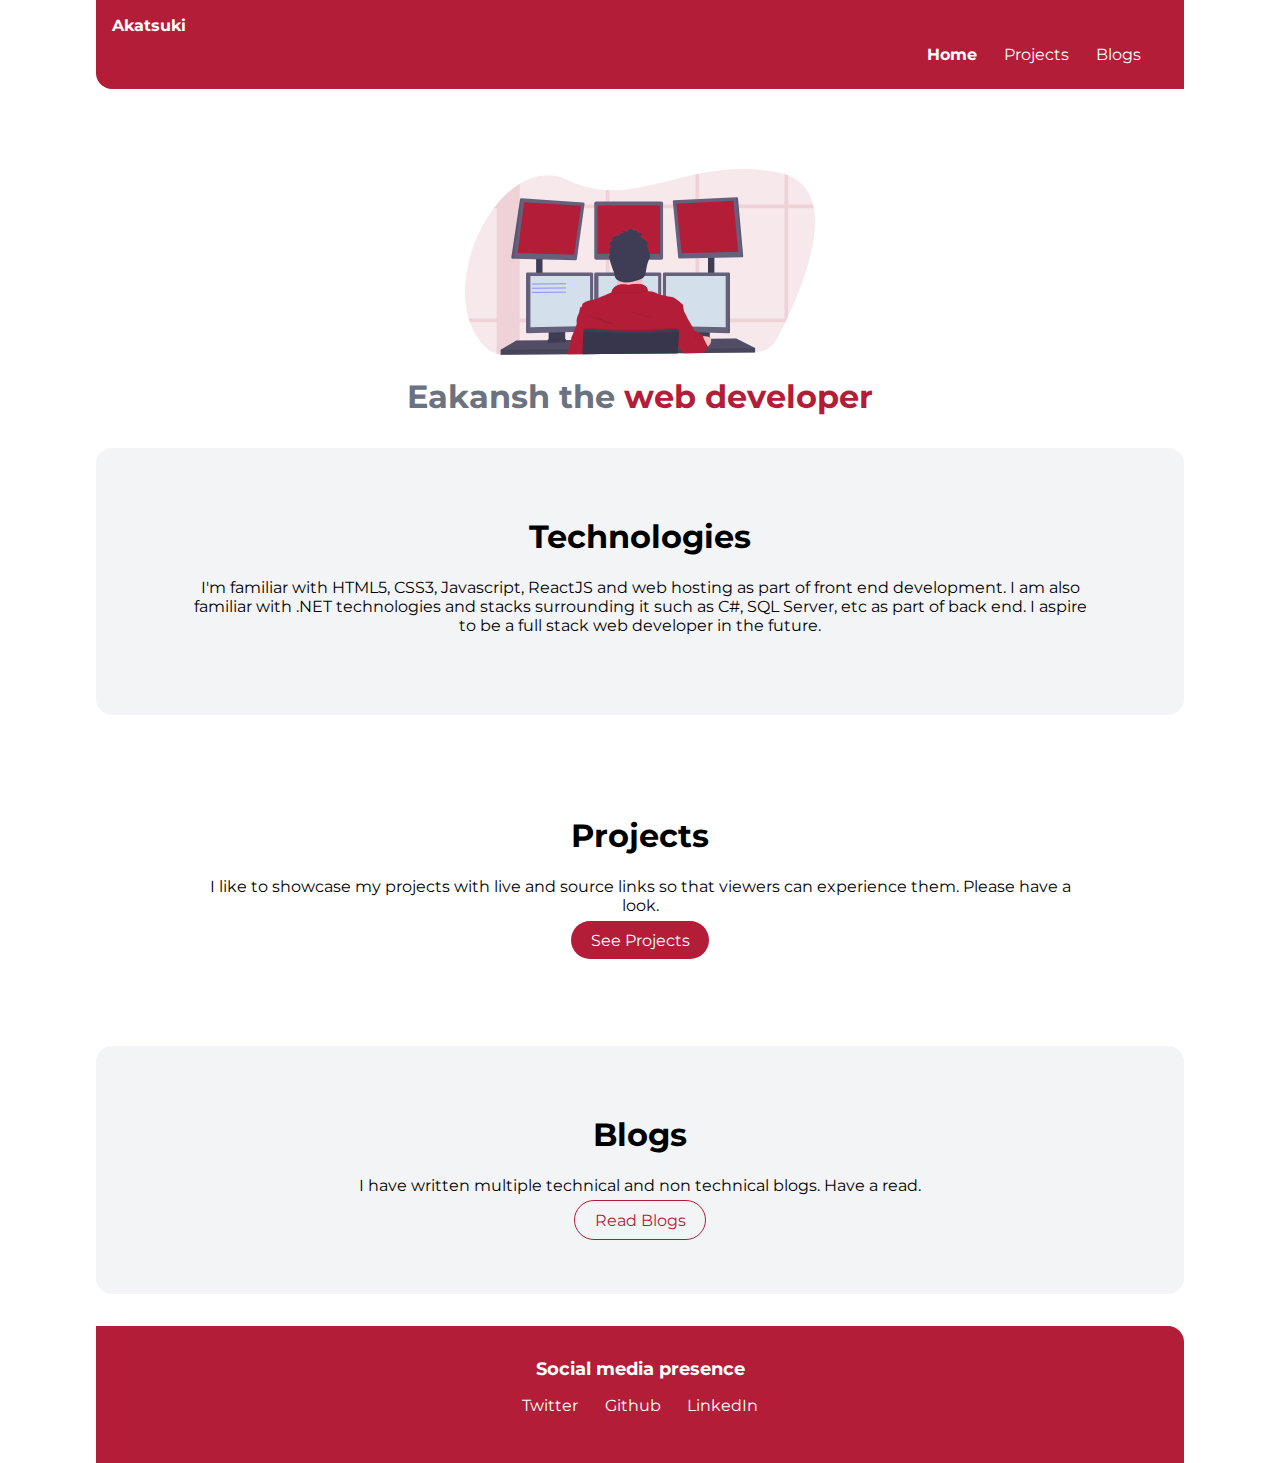
<file: index.html>
<!DOCTYPE html>
<html lang="en">
<head>
    <meta charset="UTF-8">
    <meta http-equiv="X-UA-Compatible" content="IE=edge">
    <meta name="viewport" content="width=device-width, initial-scale=1.0">
    <title>home - Eakansh</title>
    <link href="/style.css" rel="stylesheet">
</head>
<body>
    <nav class="navigation container">
        <div class="nav-brand">Akatsuki</div>
        <ul class="list-non-bullet nav-pills">
            <li class="list-items-inline">
                <a class="link link-active" href="/">
                    Home
                </a>
            </li>
            <li class="list-items-inline">
                <a class="link" href="/projects.html">
                    Projects
                </a>
            </li>
            <li class="list-items-inline">
                <a class="link" href="/blogs.html">
                    Blogs
                </a>
            </li>
        </ul>
    </nav>

    <!--Header-->
    <header class="hero">
        <img class="hero-img" src="/images/hero.svg" />
        <h1 class="hero-heading">Eakansh the <span class="heading-inverted">web developer</span></h1>
    </header>

    <!--Sections-->
    <section class="section ow">
        <div class="container container-center">
            <h1>Technologies</h1>
            <p>I'm familiar with HTML5, CSS3, Javascript, ReactJS and web hosting as part of front end development. 
                I am also familiar with .NET technologies and stacks surrounding it such as C#, SQL Server, etc as part of back end. 
                I aspire to be a full stack web developer in the future.
            </p>
        </div>
    </section>
    <section class="section">
        <div class="container container-center">
            <h1>Projects</h1>
            <p>I like to showcase my projects with live and source links so that viewers can experience them. Please have a look.</p>
                <a class="link primary-link" href="/projects.html">See Projects</a>
        </div>
    </section>
    <section class="section ow">
        <div class="container container-center">
            <h1>Blogs</h1>
            <p>I have written multiple technical and non technical blogs. Have a read.</p>
                <a class="link secondary-link" href="/blogs.html">Read Blogs</a>
        </div>
    </section>

    <footer class="footer">
        <div class="footer-header">Social media presence</div>
        <ul class="social-links list-non-bullet ">
            <li class="list-items-inline">
                <a class="link" href="https://twitter.com/eakaansh" target="_blank">Twitter</a>
            </li>
            <li class="list-items-inline">
                <a class="link" href="https://github.com/eakansh125" target="_blank">Github</a>
            </li>
            <li class="list-items-inline">
                <a class="link" href="https://www.linkedin.com/in/eakansh-s-81b22721/" target="_blank">LinkedIn</a>
            </li>
        </ul>
    </footer>
</body>
</html>
</file>
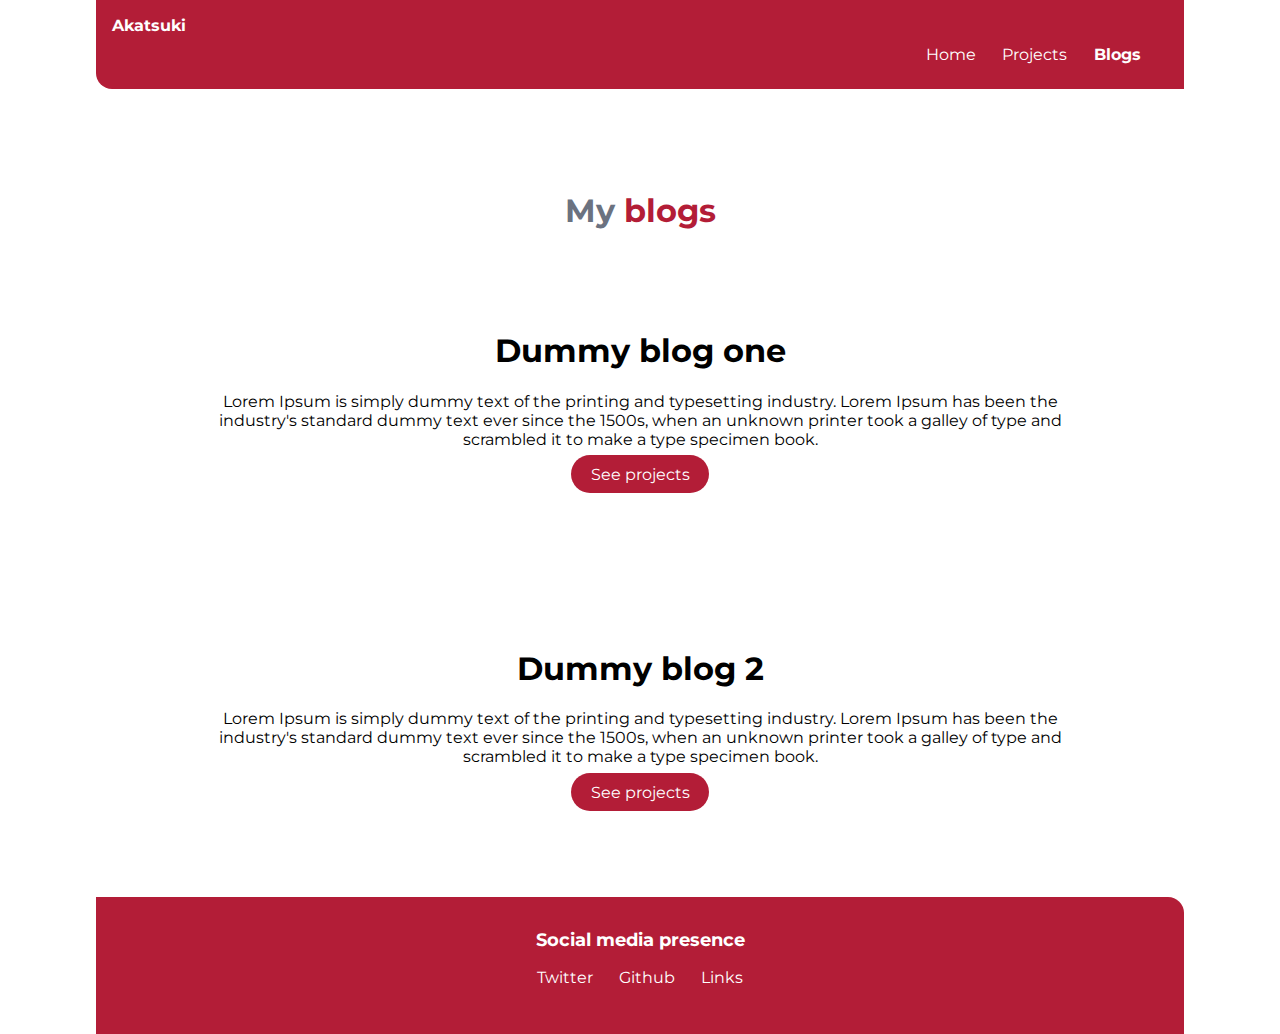
<file: blogs.html>
<!DOCTYPE html>
<html lang="en">
<head>
    <meta charset="UTF-8">
    <meta http-equiv="X-UA-Compatible" content="IE=edge">
    <meta name="viewport" content="width=device-width, initial-scale=1.0">
    <title>Blogs - Shikamaru Nara</title>
    <link href="/style.css" rel="stylesheet">
</head>
<body>
    <nav class="navigation container">
        <div class="nav-brand">Akatsuki</div>
        <ul class="list-non-bullet nav-pills">
            <li class="list-items-inline">
                <a class="link" href="/">
                    Home
                </a>
            </li>
            <li class="list-items-inline">
                <a class="link" href="/projects.html">
                    Projects
                </a>
            </li>
            <li class="list-items-inline">
                <a class="link link-active" href="/blogs.html">
                    Blogs
                </a>
            </li>
        </ul>
    </nav>
    <header class="hero">
        <h1 class="hero-heading">My 
        <span class="heading-inverted">blogs
        </span></h1>
    </header>

    <section class="section">
        <div class="container container-center">
            <h1>Dummy blog one</h1>
            <p>Lorem Ipsum is simply dummy text of the printing and typesetting industry. Lorem Ipsum has been the
                industry's standard
                dummy text ever since the 1500s, when an unknown printer took a galley of type and scrambled it to make
                a type specimen
                book.</p>
            <a class="link primary-link" href="/">See projects</a>
        </div>
    </section>

    <section class="section">
        <div class="container container-center">
            <h1>Dummy blog 2</h1>
            <p>Lorem Ipsum is simply dummy text of the printing and typesetting industry. Lorem Ipsum has been the
                industry's standard
                dummy text ever since the 1500s, when an unknown printer took a galley of type and scrambled it to make
                a type specimen
                book.</p>
            <a class="link primary-link" href="/">See projects</a>
        </div>
    </section>

    <footer class="footer">
        <div class="footer-header">Social media presence</div>
        <ul class="social-links list-non-bullet ">
            <li class="list-items-inline">
                <a class="link" href="https://twitter.com/eakaansh">Twitter</a>
            </li>
            <li class="list-items-inline">
                <a class="link" href="https://github.com/eakansh125">Github</a>
            </li>
            <li class="list-items-inline">
                <a class="link" href="https://www.linkedin.com/in/eakansh-s-81b22721/">Links</a>
            </li>
        </ul>
    </footer>
</body>
</html>
</file>
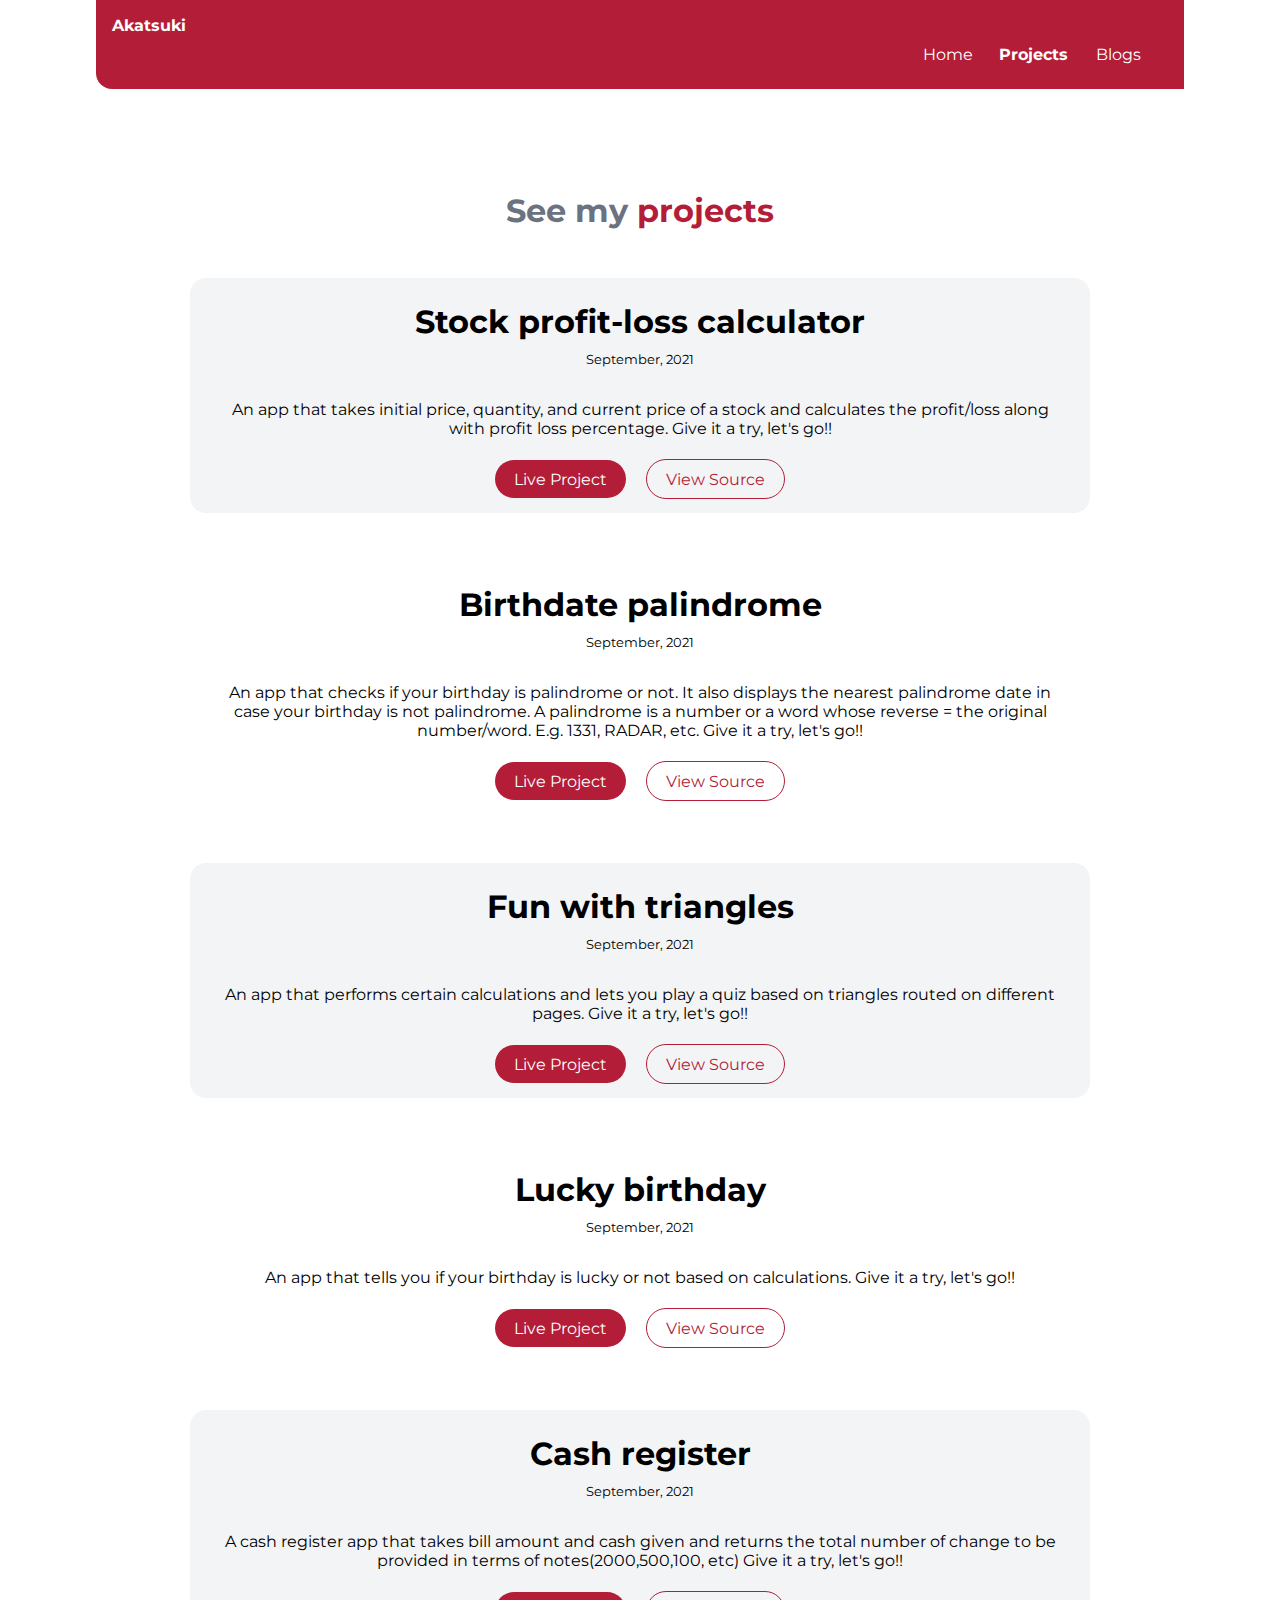
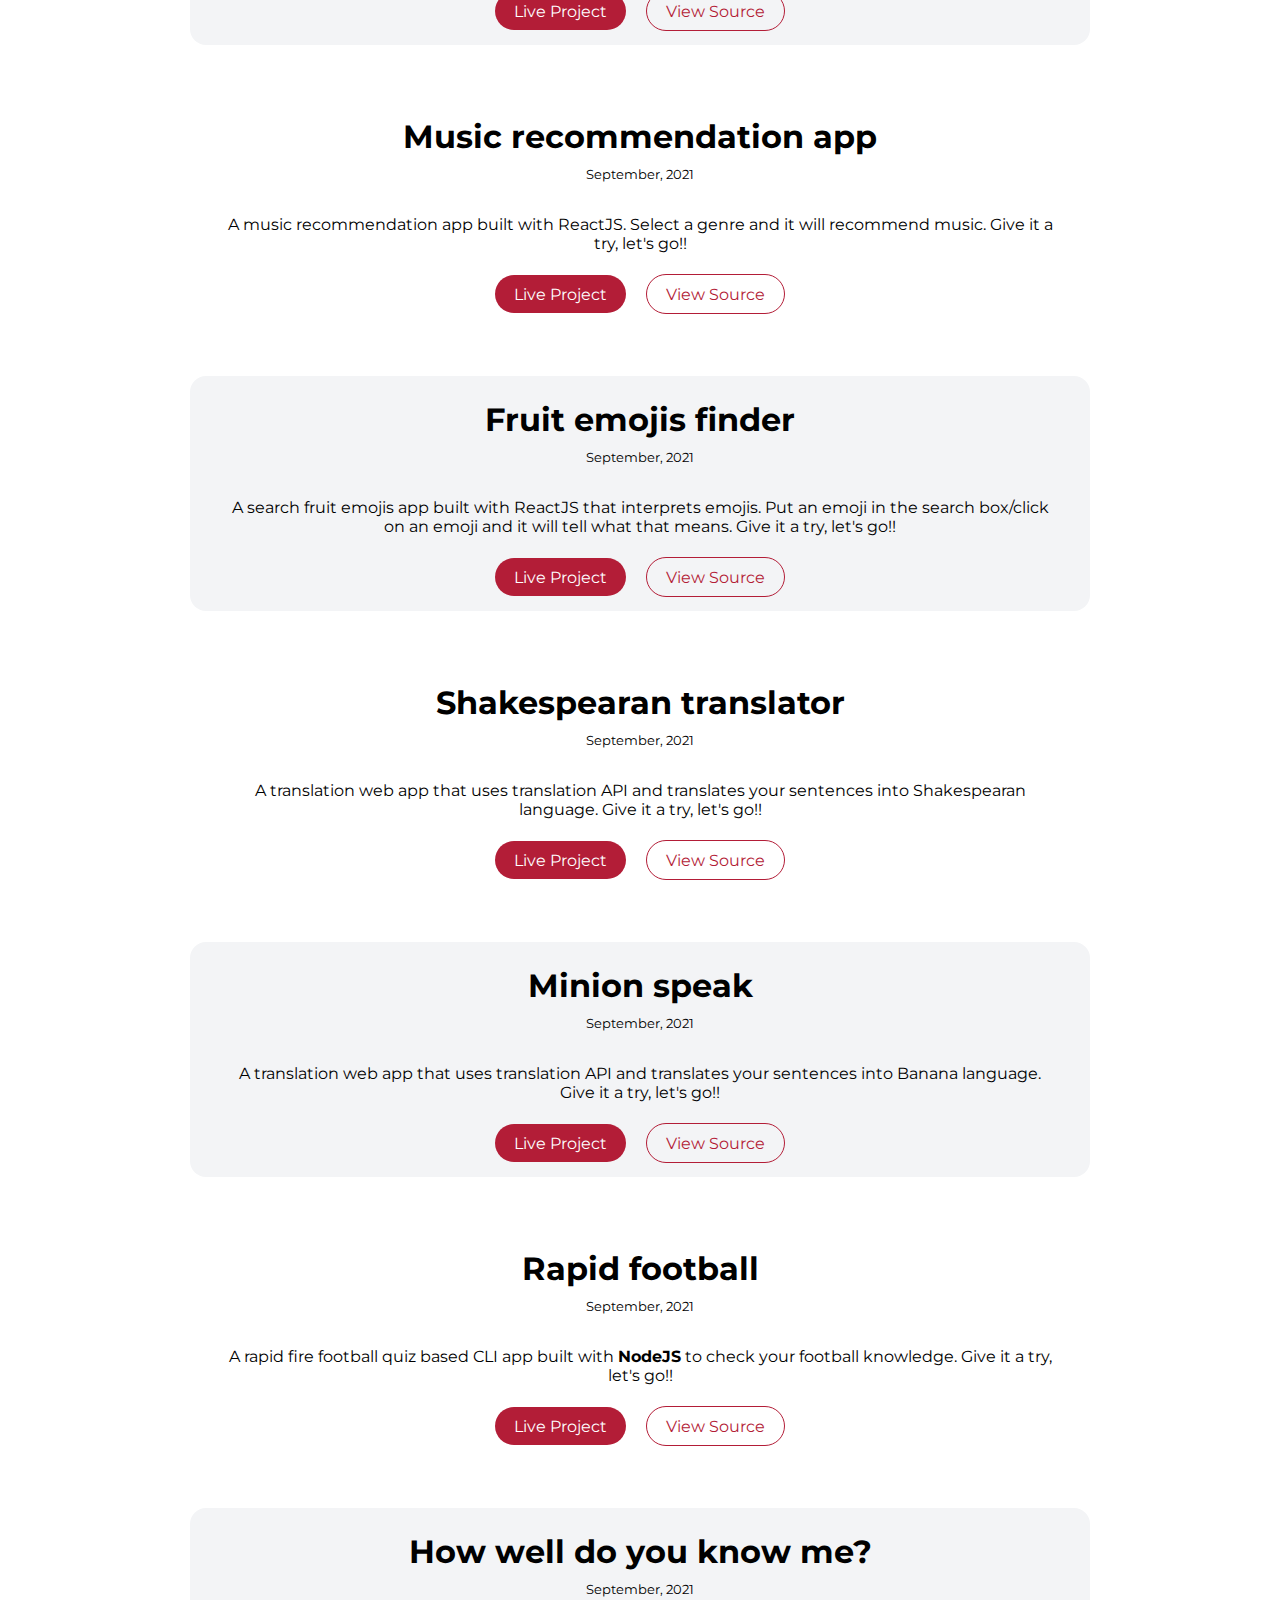
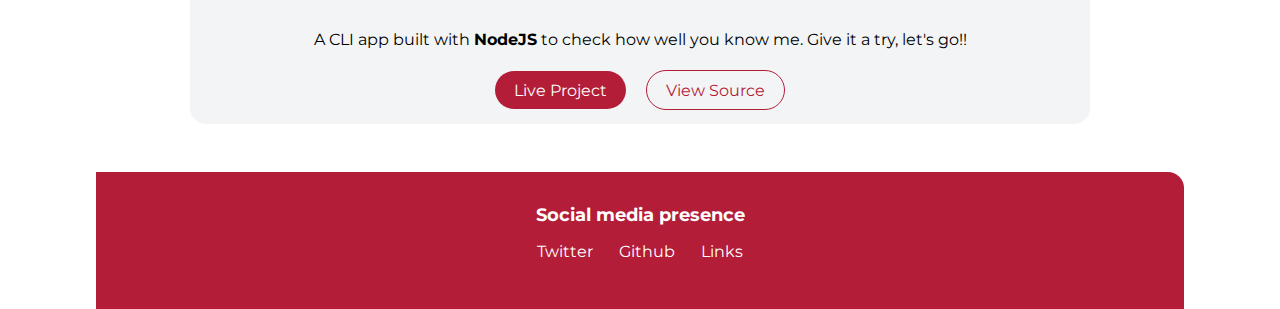
<file: projects.html>
<!DOCTYPE html>
<html lang="en">

<head>
    <meta charset="UTF-8">
    <meta http-equiv="X-UA-Compatible" content="IE=edge">
    <meta name="viewport" content="width=device-width, initial-scale=1.0">
    <title>home - Shikamaru Nara</title>
    <link href="/style.css" rel="stylesheet">
</head>

<body>
    <nav class="navigation container">
        <div class="nav-brand">Akatsuki</div>
        <ul class="list-non-bullet nav-pills">
            <li class="list-items-inline">
                <a class="link" href="/">
                    Home
                </a>
            </li>
            <li class="list-items-inline">
                <a class="link link-active" href="/projects.html">
                    Projects
                </a>
            </li>
            <li class="list-items-inline">
                <a class="link" href="/blogs.html">
                    Blogs
                </a>
            </li>
        </ul>
    </nav>

    <!--Header-->
    <header class="hero">
        <h1 class="hero-heading">See my <span class="heading-inverted">projects</span></h1>
    </header>

    <ul class="list-non-bullet">
        
        <li>
            <article class="showcase-list container container-center ow">
                <h1>Stock profit-loss calculator</h1>
                <small>September, 2021</small>
                <p>An app that takes initial price, quantity, and 
                    current price of a stock and calculates the profit/loss along
                    with profit loss percentage.
                    Give it a try, let's go!!</p>
                <a class="link primary-link" href="https://stockprofitlosscalc.netlify.app/" target="_blank">Live
                    Project</a>
                <a class="link secondary-link" href="https://github.com/eakansh125/neog-stocks-PL-calculator" target="_blank">View
                    Source</a>
            </article>
        </li>

        <li>
            <article class="showcase-list container container-center">
                <h1>Birthdate palindrome</h1>
                <small>September, 2021</small>
                <p>An app that checks if your birthday is palindrome or
                    not. It also displays the nearest palindrome date in 
                    case your birthday is not palindrome.
                    A palindrome is a number or a word whose reverse = the original 
                    number/word. E.g. 1331, RADAR, etc.
                    Give it a try, let's go!!</p>
                <a class="link primary-link" href="https://birthday-palindrome-finder.netlify.app/" target="_blank">Live Project</a>
                <a class="link secondary-link" href="https://github.com/eakansh125/neog-birthdate-palindrome" target="_blank">View
                    Source</a>
            </article>
        </li>

        <li>
            <article class="showcase-list container container-center ow">
                <h1>Fun with triangles</h1>
                <small>September, 2021</small>
                <p>An app that performs certain calculations and 
                    lets you play a quiz based on triangles routed
                    on different pages. 
                    Give it a try, let's go!!</p>
                <a class="link primary-link" href="https://trianglesfunapp.netlify.app/" target="_blank">Live Project</a>
                <a class="link secondary-link" href="https://github.com/eakansh125/neog-fun-with-triangles" target="_blank">View
                    Source</a>
            </article>
        </li>

        <li>
            <article class="showcase-list container container-center ">
                <h1>Lucky birthday</h1>
                <small>September, 2021</small>
                <p>An app that tells you if your birthday is
                    lucky or not based on calculations.
                    Give it a try, let's go!!</p>
                <a class="link primary-link" href="https://egqli.csb.app/" target="_blank">Live Project</a>
                <a class="link secondary-link" href="https://github.com/eakansh125/neog-birthdate-lucky" target="_blank">View
                    Source</a>
            </article>
        </li>

        <li>
            <article class="showcase-list container container-center ow">
                <h1>Cash register</h1>
                <small>September, 2021</small>
                <p>A cash register app that takes bill amount and 
                    cash given and returns the total number of change to be 
                    provided in terms of notes(2000,500,100, etc)
                    Give it a try, let's go!!</p>
                <a class="link primary-link" href="https://m06ut.csb.app/" target="_blank">Live Project</a>
                <a class="link secondary-link" href="https://github.com/eakansh125/neog-cash-register" target="_blank">View
                    Source</a>
            </article>
        </li>

        <li>
            <article class="showcase-list container container-center">
                <h1>Music recommendation app</h1>
                <small>September, 2021</small>
                <p>A music recommendation app built with ReactJS.
                    Select a genre and it will recommend music.
                    Give it a try, let's go!!</p>
                <a class="link primary-link" href="https://yqxee.csb.app/" target="_blank">Live Project</a>
                <a class="link secondary-link" href="https://github.com/eakansh125/neog-music-recommend"
                    target="_blank">View
                    Source</a>
            </article>
        </li>

        <li>
            <article class="showcase-list container container-center ow">
                <h1>Fruit emojis finder</h1>
                <small>September, 2021</small>
                <p>A search fruit emojis app built with ReactJS that 
                    interprets emojis.
                    Put an emoji in the search box/click on an emoji 
                    and it will tell what that means.
                    Give it a try, let's go!!</p>
                <a class="link primary-link" href="https://nv427.csb.app/" target="_blank">Live Project</a>
                <a class="link secondary-link" href="https://github.com/eakansh125/neog-fruit-emoji" target="_blank">View
                    Source</a>
            </article>
        </li>
    
        <li>
            <article class="showcase-list container container-center">
                <h1>Shakespearan translator</h1>
                <small>September, 2021</small>
                <p>A translation web app that uses translation API and translates
                    your sentences into Shakespearan language.
                    Give it a try, let's go!!</p>
                <a class="link primary-link" href="https://texttoshakespearan.netlify.app/" target="_blank">Live Project</a>
                <a class="link secondary-link" href="https://github.com/eakansh125/neog-shakespearan-speak" target="_blank">View
                    Source</a>
            </article>
        </li>

        <li>
            <article class="showcase-list container container-center ow">
                <h1>Minion speak</h1>
                <small>September, 2021</small>
                <p>A translation web app that uses translation API and translates 
                    your sentences into Banana language.
                    Give it a try, let's go!!</p>
                <a class="link primary-link" href="https://texttobanana.netlify.app/"
                    target="_blank">Live Project</a>
                <a class="link secondary-link" href="https://github.com/eakansh125/neog-minion-speak" target="_blank">View
                    Source</a>
            </article>
        </li>

        <li>
            <article class="showcase-list container container-center">
                <h1>Rapid football</h1>
                <small>September, 2021</small>
                <p>A rapid fire football quiz based CLI app built with <strong>NodeJS</strong>
                    to check your football knowledge.
                    Give it a try, let's go!!</p>
                <a class="link primary-link" href="https://replit.com/@eakansh125/rapidFootball?embed=1&output=1#index.js" target="_blank">Live Project</a>
                <a class="link secondary-link" href="https://github.com/eakansh125/neog-CLI-football-quiz" target="_blank">View Source</a>
            </article>
        </li>
        <li>
            <article class="showcase-list container container-center ow">
                <h1>How well do you know me?</h1>
                <small>September, 2021</small>
                <p>A CLI app built with <strong>NodeJS</strong> 
                    to check how well you know me. 
                    Give it a try, let's go!!</p>
                    <a class="link primary-link" href="https://replit.com/@eakansh125/knowMe?embed=1&output=1#index.js" target="_blank">Live Project</a>
                    <a class="link secondary-link" href="https://github.com/eakansh125/neog-CLI-know-me" target="_blank">View Source</a>
            </article>
        </li>
    </ul>

    

    <footer class="footer">
        <div class="footer-header">Social media presence</div>
        <ul class="social-links list-non-bullet ">
            <li class="list-items-inline">
                <a class="link" href="https://twitter.com/eakaansh" target="_blank">Twitter</a>
            </li>
            <li class="list-items-inline">
                <a class="link" href="https://github.com/eakansh125" target="_blank">Github</a>
            </li>
            <li class="list-items-inline">
                <a class="link" href="https://www.linkedin.com/in/eakansh-s-81b22721/" target="_blank">Links</a>
            </li>
        </ul>
    </footer>
</body>

</html>
</file>
<file: style.css>
@import url('https://fonts.googleapis.com/css2?family=Montserrat&display=swap');

:root {
    --primary-color:#B31D37; /* #7C3AED; */
    --dark-grey: #6B7280;
    --off-white: #F3F4F6;
}

body {
    font-family: 'Montserrat', 
    sans-serif;
    margin: 0px auto;
    width: 100%;
    max-width: 85%;
}

hr{
    margin: 2rem 0rem;
}

/**Container**/
/* .master-container{
    margin: 0rem;
} */

.container {
    padding-top: 1rem;
    padding-bottom: 1rem;
}

.container-center {
    /* max-width: 600px; */
    max-width: 900px;
    width: 100%;
    margin: auto;
}

/**Links**/

.link {
    text-decoration: none;
    padding: 0.1rem 0.2rem;
    box-sizing: border-box;
}
.primary-link{
    background-color: var(--primary-color);
    border-radius: 2rem;
    color: white;
    padding: 0.6rem 1.2rem;
    margin: 1rem auto;
    max-width: 140px;
}

.secondary-link{
    color: var(--primary-color);
    border-radius: 2rem;
    border: 1px solid var(--primary-color);
    padding: 0.6rem 1.2rem;
    margin: 1rem auto;
    max-width: 140px;
}


.list-non-bullet{
    list-style: none;
    padding-inline-start: 0px;
}

.list-items-inline{
    display: inline;
    padding: 0rem 0.5rem ;
}

/**Nav**/

.navigation {
    background-color: var(--primary-color);
    color: white;
    padding: 1rem;
    border-bottom-left-radius: 1rem;
}

.navigation .nav-brand{
    font-weight: bold;
}

.navigation .nav-pills{
    text-align: right;
    margin: 0.6rem 1rem;
}
.navigation .link {
    color: white;
}

.navigation .link-active{
    font-weight: bold;
}

/**Header**/

.hero{
    /*padding: 2rem;*/
    padding-top: 5rem;
}

.hero .hero-img{
    max-width: 350px;
    display: block;
    margin: auto;
}

.hero .hero-heading{
    color: var(--dark-grey);
    text-align: center;
}

.hero .hero-heading .heading-inverted{
    color: var(--primary-color);
}

/**Section**/

.section{
    padding: 2rem;
    padding-bottom: 3rem;
    margin: 2rem 0;
    border-radius: 1rem;
    text-align: center;
}

.section h1{
    text-align: center;
}

.ow{
    background-color: var(--off-white);
}


/**Footer**/

.footer{
    background-color: var(--primary-color);
    padding: 2rem 1rem;
    text-align: center;
    color: white;
    border-top-right-radius: 1rem;
}

.footer .link{
    color: white;
}

.footer .footer-header{
    font-weight: bold;
    font-size: large;
}

.footer ul{
    padding-inline-start: 0px;
}

/**Spaces**/

.showcase-list{
    padding-bottom: 1.5rem;
    border-radius: 1rem;
    text-align: center;
    margin: 3rem auto;
}

.showcase-list .link{
    margin: 1rem 0.5rem;
}

.showcase-list h1{
    margin: 0.5rem;
}

.showcase-list p{
    margin: 2rem;
}
</file>
